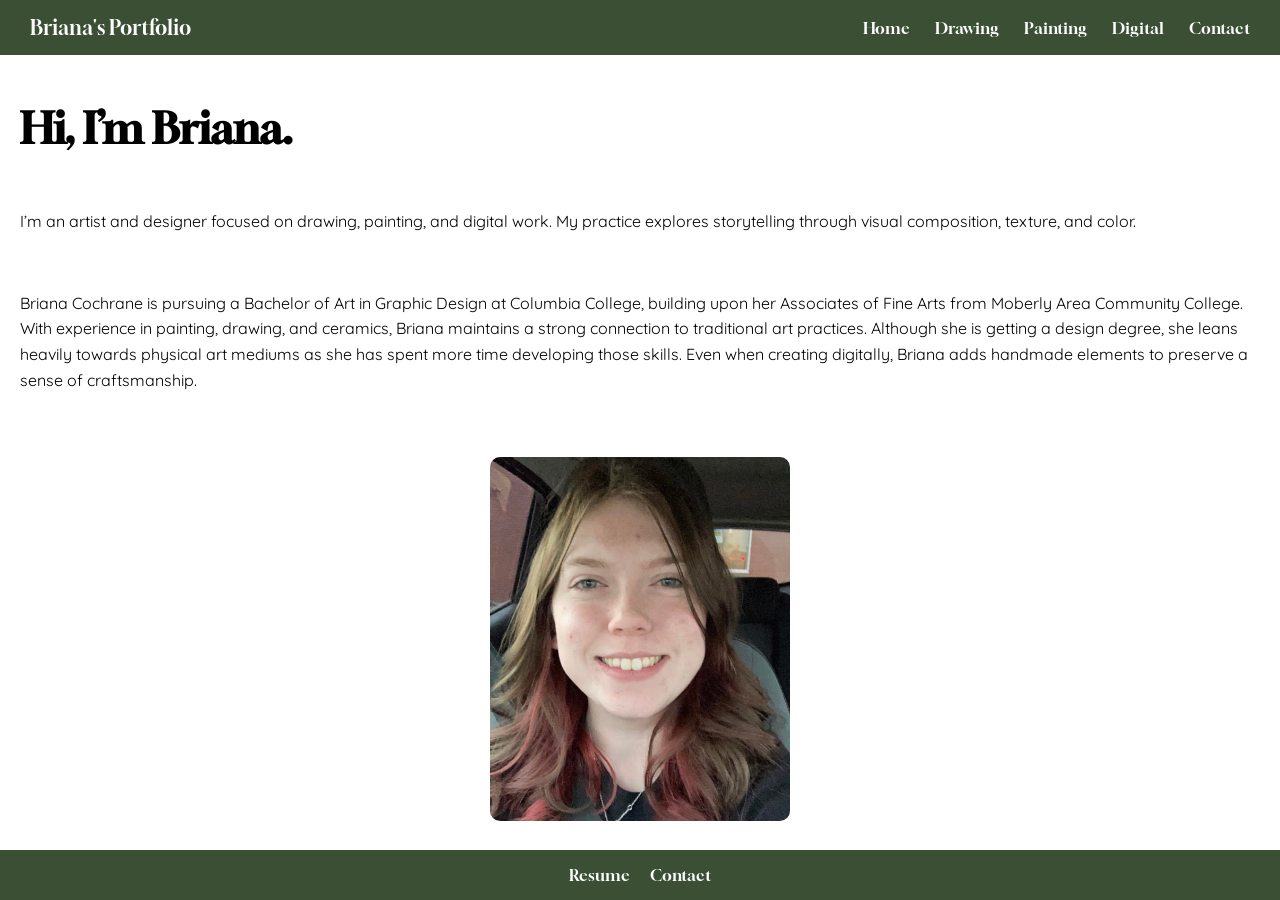
<file: index.html>
<!DOCTYPE html PUBLIC "-//W3C//DTD XHTML 1.0 Transitional//EN"
   "http://www.w3.org/TR/xhtml1/DTD/xhtml1-transitional.dtd">

<html xmlns="http://www.w3.org/1999/xhtml">

<head>
   <title>Home</title>
   <link rel="stylesheet" type="text/css" href="style.css">
   <link rel="preconnect" href="https://fonts.googleapis.com">
   <link rel="preconnect" href="https://fonts.gstatic.com" crossorigin>
   <link href="https://fonts.googleapis.com/css2?family=Gloock&family=Quicksand:wght@300..700&display=swap" rel="stylesheet">
</head>

<body>
<nav class="navbar">
   <div class="logo">Briana's Portfolio</div>
   <ul class="nav-links">
      <li><a href="index.html">Home</a></li>
      <li><a href="drawing.html">Drawing</a></li>
      <li><a href="paintings.html">Painting</a></li>
      <li><a href="digital.html">Digital</a></li>
      <li><a href="contact.html">Contact</a></li>
   </ul>
</nav>

<div class="intro-text">
    <h1>Hi, I’m Briana.</h1>
    <p>
      I’m an artist and designer focused on drawing, painting, and digital work. 
      My practice explores storytelling through visual composition, texture, and color.
    </p>

    <p>
      Briana Cochrane is pursuing a Bachelor of Art in Graphic Design at Columbia College, building upon her Associates of Fine Arts from Moberly Area Community College. With experience in painting, drawing, and ceramics, Briana maintains a strong connection to traditional art practices. Although she is getting a design degree, she leans heavily towards physical art mediums as she has spent more time developing those skills. Even when creating digitally, Briana adds handmade elements to preserve a sense of craftsmanship.
    </p>
  </div>

  <div class="intro-image">
    <img src="selfie.jpg" alt="Photo of me">
  </div>

</section>


<footer class="site-footer">
  <div class="footer-container">
    <a href="resume.pdf" target="_blank">Resume</a>
    <a href="contact.html">Contact</a>
  </div>
</footer>

</body>
</html>
</file>
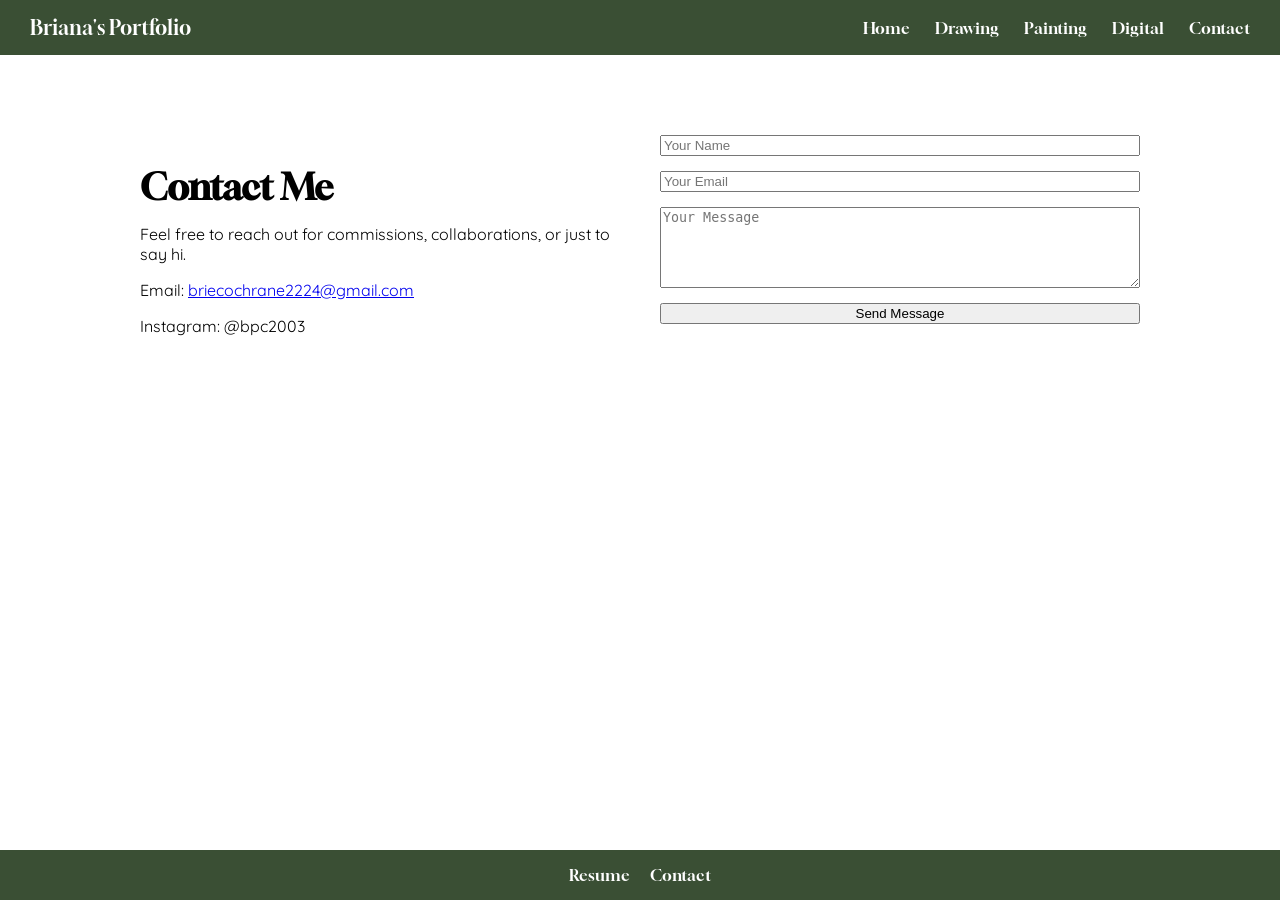
<file: contact.html>
<!DOCTYPE html PUBLIC "-//W3C//DTD XHTML 1.0 Transitional//EN"
   "http://www.w3.org/TR/xhtml1/DTD/xhtml1-transitional.dtd">

<html xmlns="http://www.w3.org/1999/xhtml">

<head>
   <title>Contact Me</title>
   <link rel="stylesheet" type="text/css" href="style.css">
   <link rel="preconnect" href="https://fonts.googleapis.com">
   <link rel="preconnect" href="https://fonts.gstatic.com" crossorigin>
   <link href="https://fonts.googleapis.com/css2?family=Gloock&family=Quicksand:wght@300..700&display=swap" rel="stylesheet">
</head>
<body>
<div class="page-content">
   

   <nav class="navbar">
   <div class="logo">Briana's Portfolio</div>
   <ul class="nav-links">
      <li><a href="index.html">Home</a></li>
      <li><a href="drawing.html">Drawing</a></li>
      <li><a href="paintings.html">Painting</a></li>
      <li><a href="digital.html">Digital</a></li>
      <li><a href="#">Contact</a></li>
   </ul>
</nav>
<section class="contact-section">

  <div class="contact-container">

    <div class="contact-info">
      <h1>Contact Me</h1>
      <p>Feel free to reach out for commissions, collaborations, or just to say hi.</p>

      <p>Email: <a href="mailto:briecochrane2224@gmail.com.com">briecochrane2224@gmail.com</a></p>
      <p>Instagram: @bpc2003</p>
    </div>

   
    <form class="contact-form">
      <input type="text" placeholder="Your Name" required>
      <input type="email" placeholder="Your Email" required>
      <textarea placeholder="Your Message" rows="5" required></textarea>
      <button type="submit">Send Message</button>
    </form>

  </div>
</section>

</div>
  <footer class="site-footer">
  <div class="footer-container">
    <a href="resume.pdf" target="_blank">Resume</a>
    <a href="contact.html">Contact</a>
  </div>
</footer>

</body>
</html>
</file>
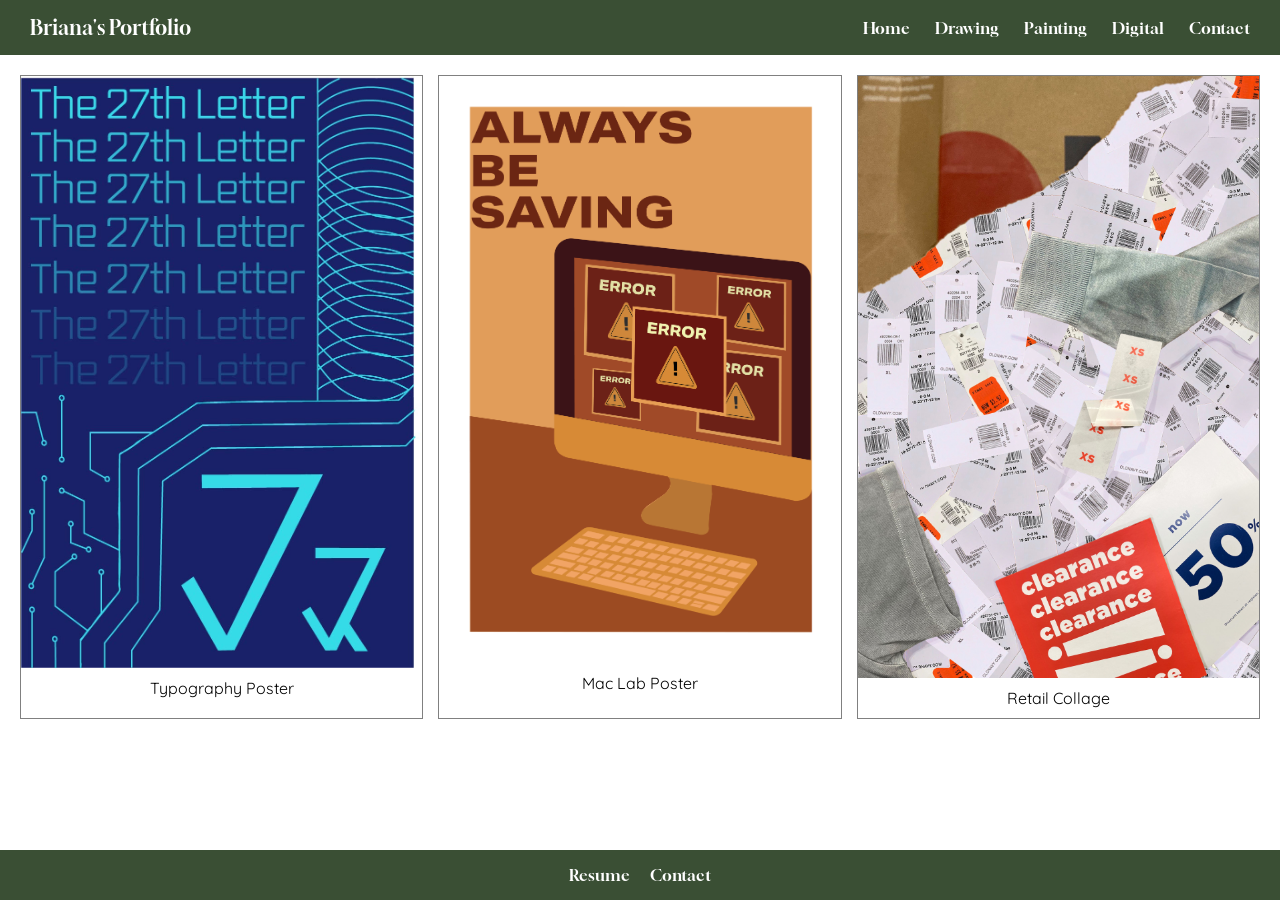
<file: digital.html>
<!DOCTYPE html PUBLIC "-//W3C//DTD XHTML 1.0 Transitional//EN"
   "http://www.w3.org/TR/xhtml1/DTD/xhtml1-transitional.dtd">

<html xmlns="http://www.w3.org/1999/xhtml">

<head>
   <title>Digtal</title>
   <link rel="stylesheet" type="text/css" href="style.css">
   <link rel="preconnect" href="https://fonts.googleapis.com">
   <link rel="preconnect" href="https://fonts.gstatic.com" crossorigin>
   <link href="https://fonts.googleapis.com/css2?family=Gloock&family=Quicksand:wght@300..700&display=swap" rel="stylesheet">
</head>

<body>

<div class="page-content">
   

   <nav class="navbar">
   <div class="logo">Briana's Portfolio</div>
   <ul class="nav-links">
      <li><a href="index.html">Home</a></li>
      <li><a href="drawing.html">Drawing</a></li>
      <li><a href="paintings.html">Painting</a></li>
      <li><a href="digital.html">Digital</a></li>
      <li><a href="contact.html">Contact</a></li>
   </ul>
</nav>


<div class="gallery-container">

  <div class="gallery">
    <a target="_blank" href="img/Poster.jpg">
      <img src="img/Poster.jpg" alt="Typography Poster">
    </a>
    <div class="description">Typography Poster</div>
  </div>

  <div class="gallery">
    <a target="_blank" href="img/Poster1.png">
      <img src="img/Poster1.png" alt="Mac Lab Poster">
    </a>
    <div class="description">Mac Lab Poster</div>
  </div>

  <div class="gallery">
    <a target="_blank" href="img/Cochrane1.jpg">
      <img src="img/Cochrane1.jpg" alt="Retail Collage">
    </a>
    <div class="description">Retail Collage</div>
  </div>

</div>
</div>


<footer class="site-footer">
  <div class="footer-container">
    <a href="resume.pdf" target="_blank">Resume</a>
    <a href="contact.html">Contact</a>
  </div>
</footer>

</body>
</html>
</file>
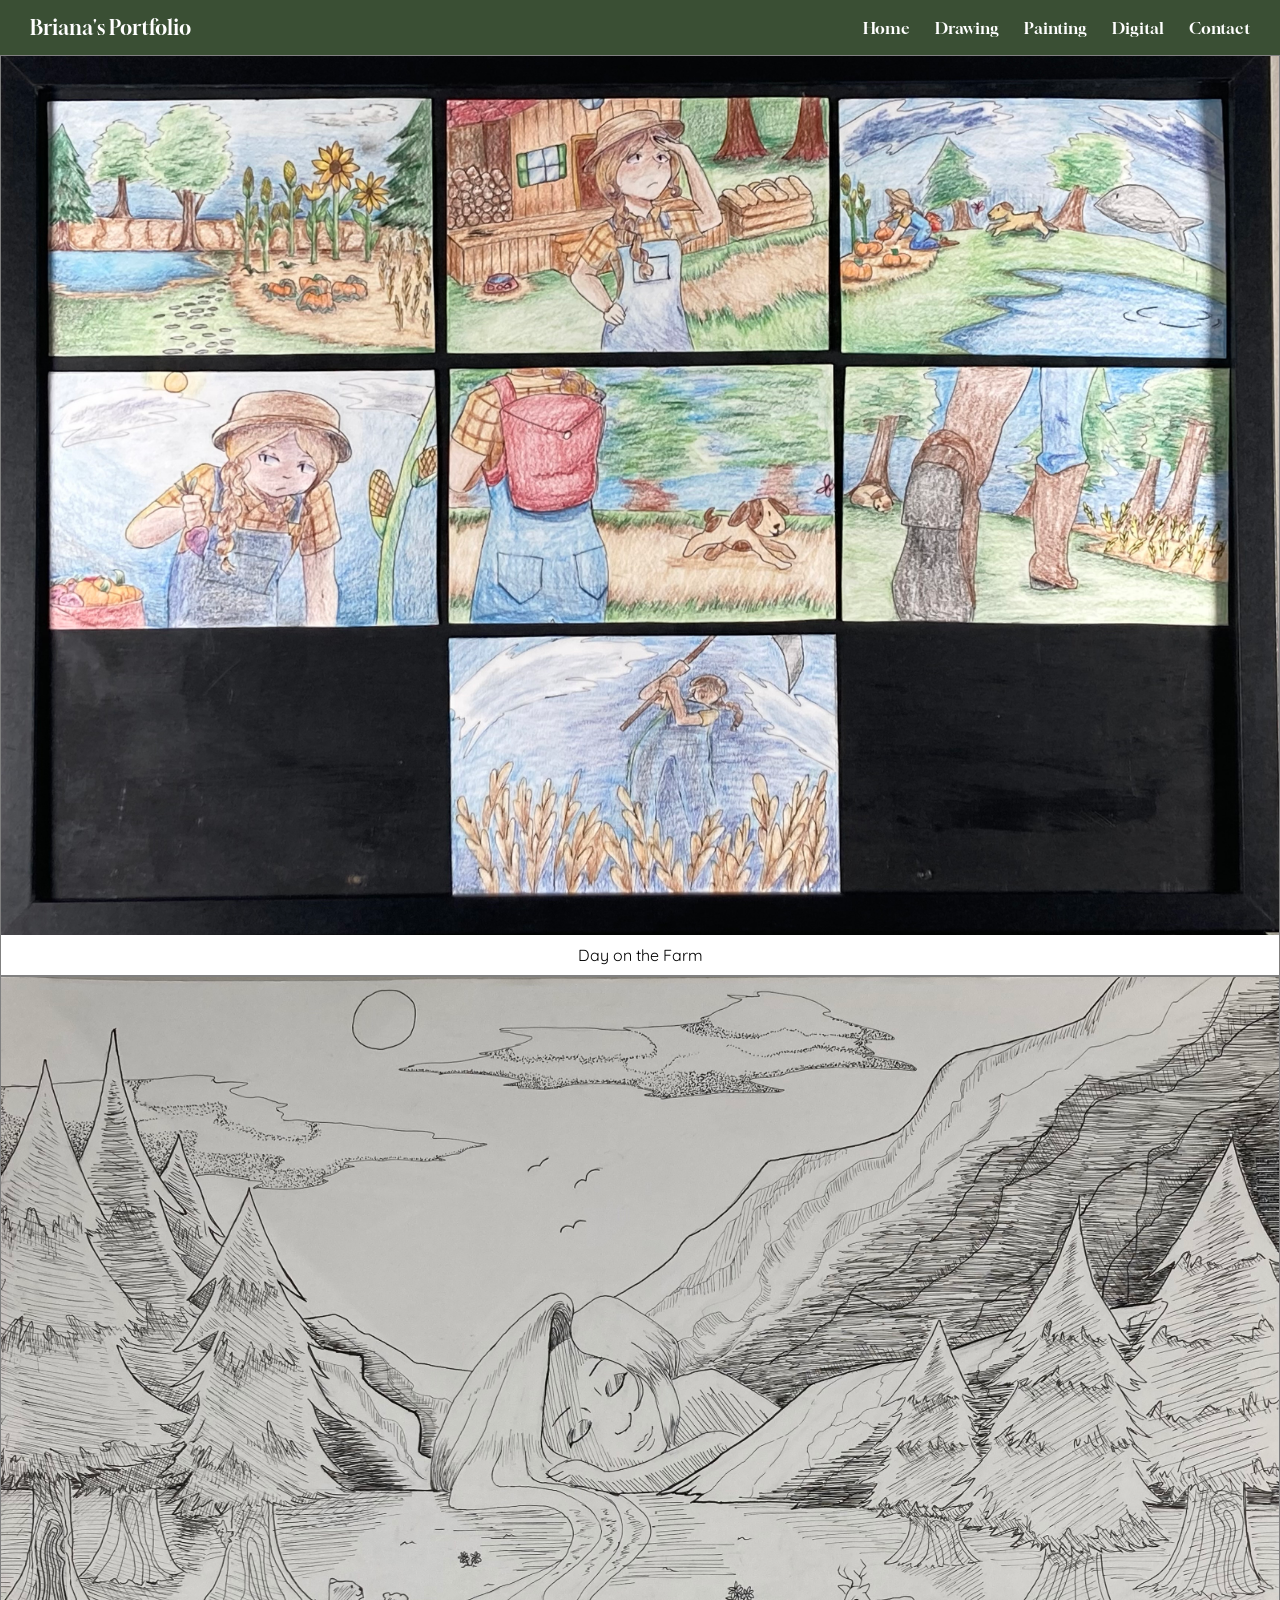
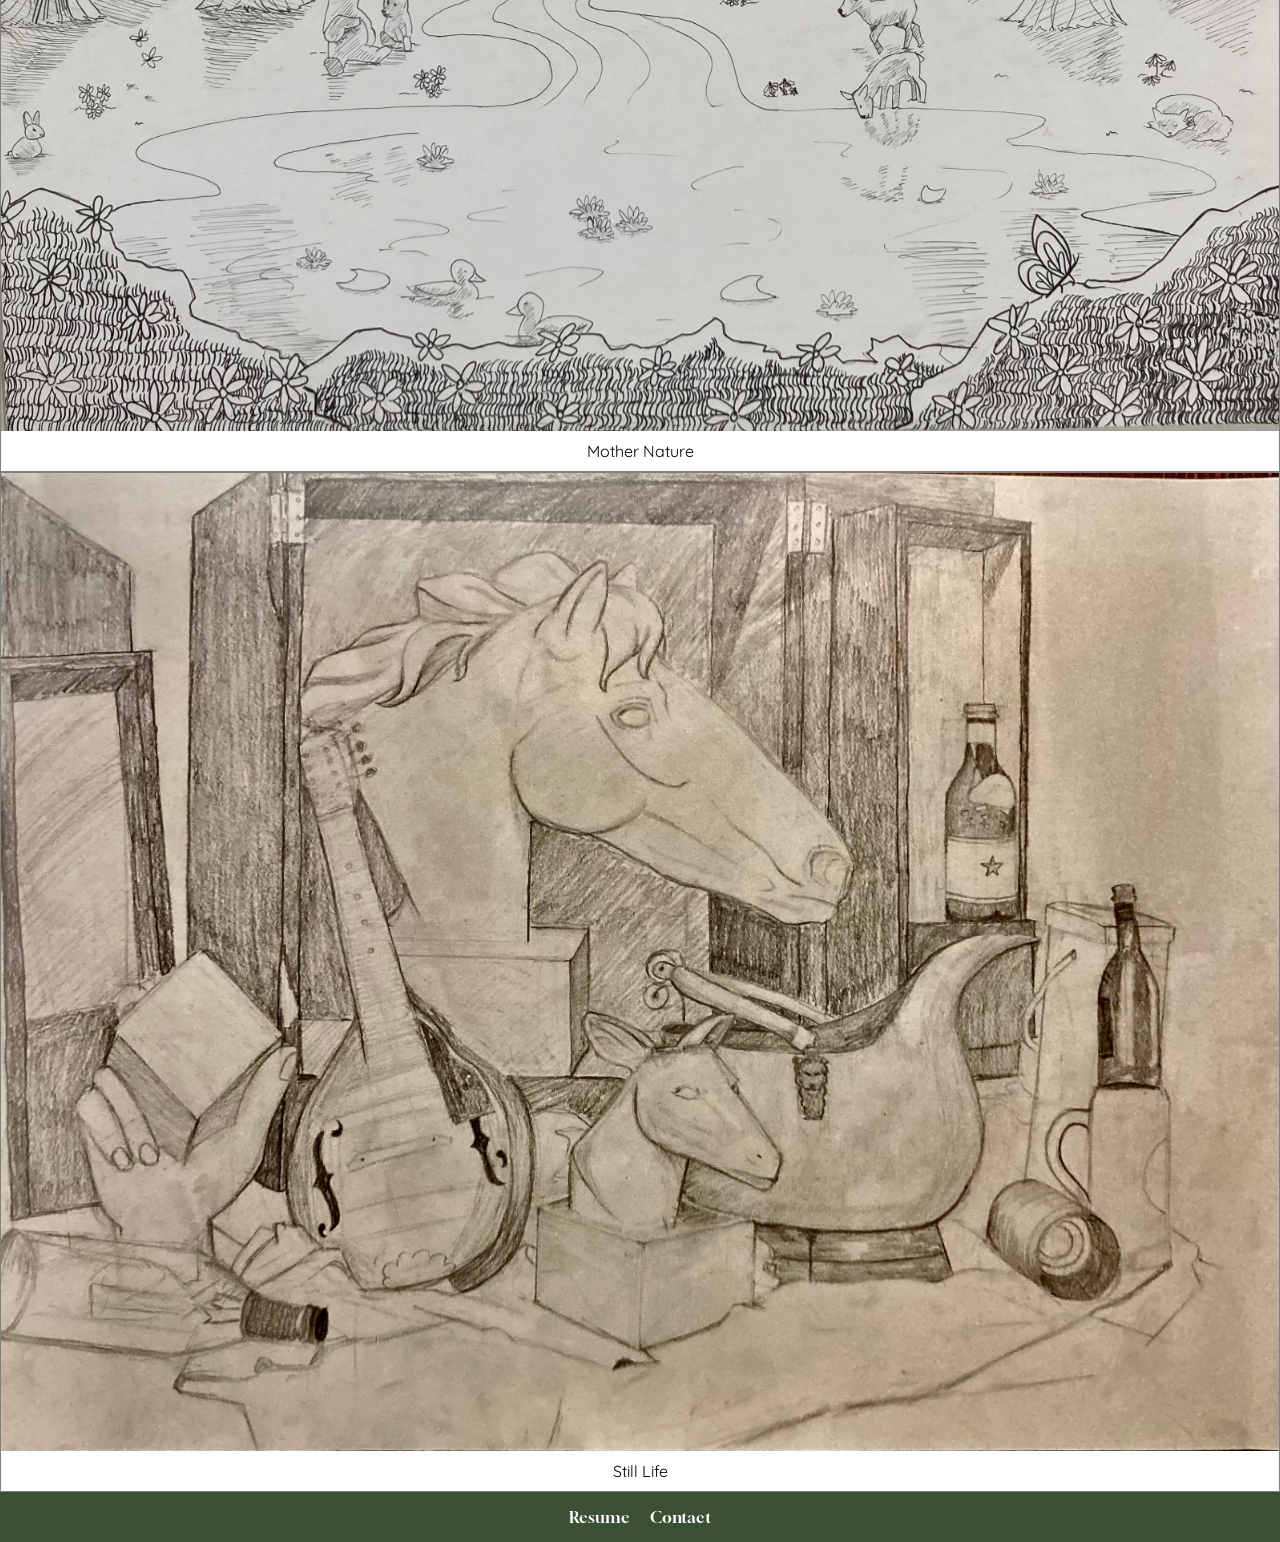
<file: drawing.html>
<!DOCTYPE html PUBLIC "-//W3C//DTD XHTML 1.0 Transitional//EN"
   "http://www.w3.org/TR/xhtml1/DTD/xhtml1-transitional.dtd">

<html xmlns="http://www.w3.org/1999/xhtml">

<head>
   <title>Drawings</title>
   <link rel="stylesheet" type="text/css" href="style.css">
   <link rel="preconnect" href="https://fonts.googleapis.com">
   <link rel="preconnect" href="https://fonts.gstatic.com" crossorigin>
   <link href="https://fonts.googleapis.com/css2?family=Gloock&family=Quicksand:wght@300..700&display=swap" rel="stylesheet">
</head>

<body>
<nav class="navbar">
   <div class="logo">Briana's Portfolio</div>
   <ul class="nav-links">
      <li><a href="index.html">Home</a></li>
      <li><a href="drawing.html">Drawing</a></li>
      <li><a href="paintings.html">Painting</a></li>
      <li><a href="digital.html">Digital</a></li>
      <li><a href="#">Contact</a></li>
   </ul>
</nav>



<div class="gallery">
   <a target="_blank" href="img/Farm.jpeg">
   <img src="img/Farm.jpeg" alt="Farm">
</a>
<div class="description">Day on the Farm</div>
</div>

<div class="gallery">
   <a target="_blank" href="img/MotherNature.jpeg">
   <img src="img/MotherNature.jpeg" alt="Mother Nature">
</a>
<div class="description">Mother Nature</div>
</div>

<div class="gallery">
   <a target="_blank" href="img/Stilllife.jpeg">
   <img src="img/Stilllife.jpeg" alt="Still Life">
</a>
<div class="description">Still Life</div>
</div>

<footer class="site-footer">
  <div class="footer-container">
    <a href="resume.pdf" target="_blank">Resume</a>
    <a href="contact.html">Contact</a>
  </div>
</footer>


</body>
</html>
</file>
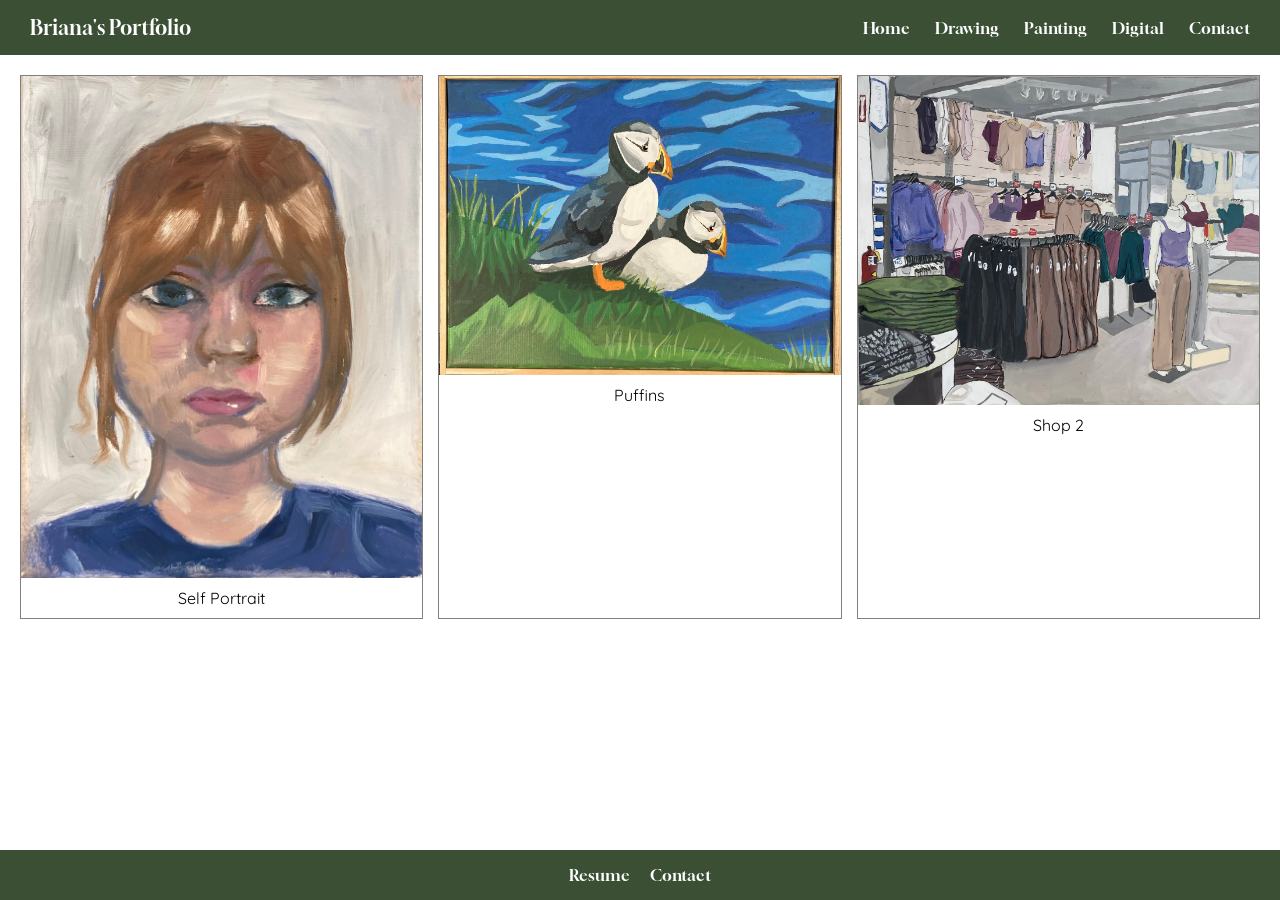
<file: paintings.html>
<!DOCTYPE html PUBLIC "-//W3C//DTD XHTML 1.0 Transitional//EN"
   "http://www.w3.org/TR/xhtml1/DTD/xhtml1-transitional.dtd">

<html xmlns="http://www.w3.org/1999/xhtml">

<head>
   <title>Paintings</title>
   <link rel="stylesheet" type="text/css" href="style.css">
   <link rel="preconnect" href="https://fonts.googleapis.com">
   <link rel="preconnect" href="https://fonts.gstatic.com" crossorigin>
   <link href="https://fonts.googleapis.com/css2?family=Gloock&family=Quicksand:wght@300..700&display=swap" rel="stylesheet">
</head>

<body>
<nav class="navbar">
   <div class="logo">Briana's Portfolio</div>
   <ul class="nav-links">
      <li><a href="index.html">Home</a></li>
      <li><a href="drawing.html">Drawing</a></li>
      <li><a href="paintings.html">Painting</a></li>
      <li><a href="digital.html">Digital</a></li>
      <li><a href="contact.html">Contact</a></li>
   </ul>
</nav>

<div class="page-content">

<div class="gallery-container">

  <div class="gallery">
    <a target="_blank" href="img/SelfPortrait.jpeg">
      <img src="img/SelfPortrait.jpeg" alt="Self Portrait">
    </a>
    <div class="description">Self Portrait</div>
  </div>

  <div class="gallery">
    <a target="_blank" href="img/Puffins.jpeg">
      <img src="img/Puffins.jpeg" alt="Puffins">
    </a>
    <div class="description">Puffins</div>
  </div>

  <div class="gallery">
    <a target="_blank" href="img/Shop2.jpeg">
      <img src="img/Shop2.jpeg" alt="Shop 2">
    </a>
    <div class="description">Shop 2</div>
  </div>

</div>

</div>

<footer class="site-footer">
  <div class="footer-container">
    <a href="resume.pdf" target="_blank">Resume</a>
    <a href="contact.html">Contact</a>
  </div>
</footer>

</body>
</html>
</file>
<file: style.css>
body{
  margin:0;
  font-family: "Gloock", sans-serif;
  display: flex;
  flex-direction: column;
  min-height: 100vh;
}

.navbar{
  display: flex;
  justify-content: space-between;
  align-items: center;
  background-color: rgb(58, 79, 52);
  color: white;
  padding: 15px 30px;
}

.nav-links{
  list-style: none;
  display: flex;
  gap: 25px;
  margin: 0;
  padding: 0;
}
.nav-links a {
  color: white;
  text-decoration: none;
}
.nav-links a:hover {
  color: rgb(35, 48, 30);
  text-decoration: underline;
}
.logo{
  font-weight: 500;
  font-size: 20px;
  color: white;
}

.home-intro {
  display: flex;
  align-items: center;
  justify-content: center;
  gap: 40px;
  padding: 80px 40px;
  max-width: 1000px;
  margin: 0 auto;
}


.intro-text {
  flex: 1;
}

.intro-text h1 {
  font-size: 42px;
  margin-bottom: 15px;
 padding: 20px;


}

.intro-text p {
  font-family: "Quicksand", sans-serif;
  line-height: 1.6;
  margin-bottom: 15px;
  padding: 20px;
}


.intro-image {
  flex: 1;
}

.intro-image img {
  width: 100%;
  max-width: 300px;
  border-radius: 10px;
  display: block;
  margin: 0 auto;
}

@media (max-width: 800px) {
  .home-intro {
    flex-direction: column;
    text-align: center;
  }

  .intro-image img {
    max-width: 250px;
  }
}

.gallery-container {
  display: flex;
  flex-wrap: wrap;
  gap: 15px;
  padding: 20px;
}

.gallery {
  flex: 1 1 calc(33.333% - 15px);
  border: 1px solid gray;
}


.gallery .description{
  padding: 10px;
  text-align: center;
  font-family: "Quicksand", Georgia, sans-serif;
}

.gallery:hover{
  border: 1px solid gray;
}

.gallery img{
 width: 100%;
 height: auto; 
}

@media (max-width: 600px) {
  .gallery {
    flex: 1 1 100%;
  }
}

.site-footer {
  background-color: rgb(58, 79, 52);
  padding: 15px 0;
  text-align: center;
}

.footer-container {
  display: flex;
  justify-content: center;
  gap: 20px;
}

.footer-container a {
  color: #fff;
  text-decoration: none;
  font-size: 14px;
}

.footer-container a:hover {
  color: rgb(35, 48, 30);
  text-decoration: underline;
}

@media (max-width: 600px) {
  .footer-container {
    flex-direction: column;
    gap: 10px;
  }
}

  .footer-container a {
    font-size: 16px; 
  }



.page-content {
  flex: 1;
}

.contact-container {
  display: flex;
  gap: 40px;
  max-width: 1000px;
  margin: 60px auto;
  padding: 20px;
  align-items: flex-start;
}

.contact-info h1 {
  font-size: 36px;
  margin-bottom: 10px;
}

.contact-info p {
  font-family: "Quicksand", sans-serif;
  margin-bottom: 15px;
}
.contact-info {
  flex: 1;
}


.contact-form {
  flex: 1;
  display: flex;
  flex-direction: column;
  gap: 15px;
}

@media (max-width: 800px) {
  .contact-container {
    flex-direction: column;
  }
}
</file>
